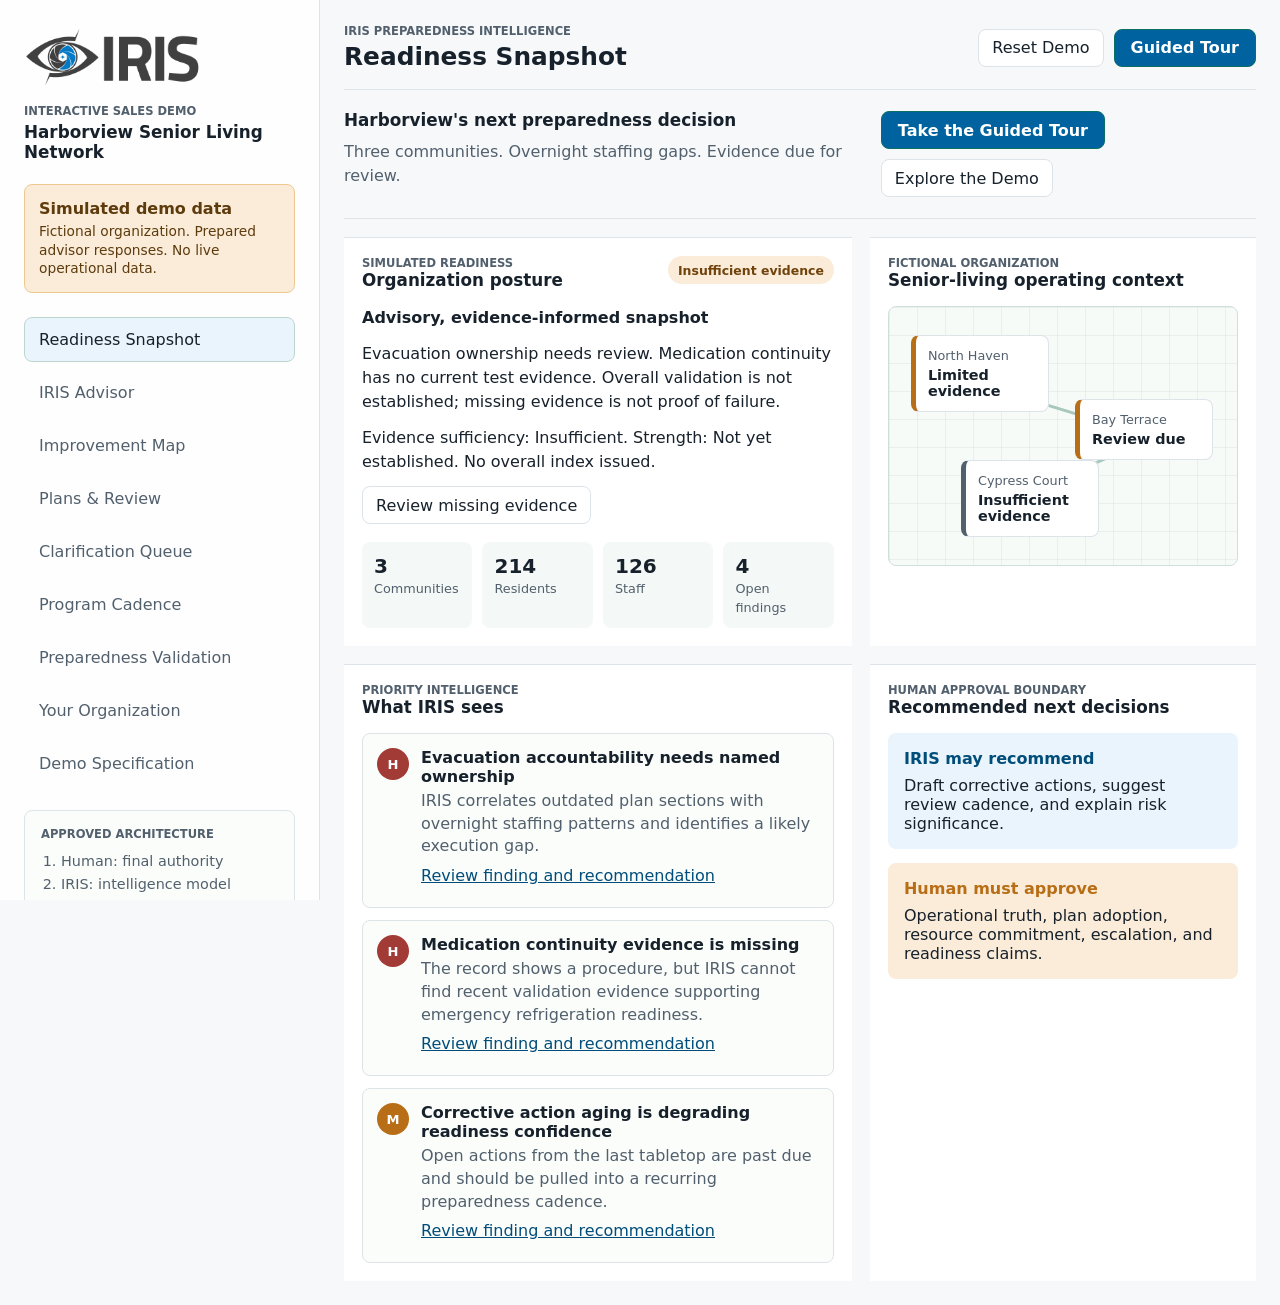
<file: index.html>
<!doctype html>
<html lang="en">
  <head>
    <meta charset="UTF-8" />
    <meta name="viewport" content="width=device-width, initial-scale=1.0" />
    <title>IRIS | Senior Living Preparedness Demo</title>
    <meta name="description" content="Explore IRIS preparedness intelligence and vEM workflows through a fictional senior-living organization. All data and advisor responses are simulated." />
    <link rel="stylesheet" href="styles.css" />
  </head>
  <body>
    <div class="app-shell">
      <aside class="sidebar" aria-label="Demo navigation">
        <div class="brand-block">
          <img class="brand-logo" src="assets/iris-logo.png" alt="IRIS - Instinct Ready Intelligence System" />
          <div>
            <p class="eyebrow">Interactive Sales Demo</p>
            <h1>Harborview Senior Living Network</h1>
          </div>
        </div>

        <div class="simulation-banner">
          <strong>Simulated demo data</strong>
          <span>Fictional organization. Prepared advisor responses. No live operational data.</span>
        </div>

        <nav class="nav-list">
          <button class="nav-item active" data-view="overview">Readiness Snapshot</button>
          <button class="nav-item" data-view="advisor">IRIS Advisor</button>
          <button class="nav-item" data-view="actions">Improvement Map</button>
          <button class="nav-item" data-view="plans">Plans &amp; Review</button>
          <button class="nav-item" data-view="clarification">Clarification Queue</button>
          <button class="nav-item" data-view="program">Program Cadence</button>
          <button class="nav-item" data-view="validation">Preparedness Validation</button>
          <button class="nav-item" data-view="conversation">Your Organization</button>
          <button class="nav-item" data-view="spec">Demo Specification</button>
        </nav>

        <div class="architecture-card">
          <p class="eyebrow">Approved Architecture</p>
          <ol>
            <li>Human: final authority</li>
            <li>IRIS: intelligence model</li>
            <li>vEM: operating system</li>
            <li>Apps: workflows</li>
            <li>Data: records and evidence</li>
          </ol>
        </div>
      </aside>

      <main>
        <header class="topbar">
          <div>
            <p class="eyebrow">IRIS Preparedness Intelligence</p>
            <h2 id="view-title" tabindex="-1">Readiness Snapshot</h2>
          </div>
          <div class="topbar-actions">
            <button class="secondary-button" id="reset-demo" type="button">Reset Demo</button>
            <button class="primary-button" id="tour-toggle" type="button">Guided Tour</button>
          </div>
        </header>

        <section class="entry-band" id="entry-band" aria-label="Demo experience">
          <div>
            <h3>Harborview's next preparedness decision</h3>
            <p>Three communities. Overnight staffing gaps. Evidence due for review.</p>
          </div>
          <div class="topbar-actions">
            <button class="primary-button" id="start-tour" type="button">Take the Guided Tour</button>
            <button class="secondary-button" id="explore-demo" type="button">Explore the Demo</button>
          </div>
        </section>

        <section class="tour-panel hidden" id="tour-panel" aria-live="polite">
          <div>
            <p class="eyebrow">Harborview's Preparedness Story</p>
            <h3 id="tour-title">Opening posture</h3>
            <p id="tour-copy"></p>
          </div>
          <div class="tour-controls">
            <button class="icon-button" id="tour-prev" type="button" aria-label="Previous walkthrough step" title="Previous step">&#8592;</button>
            <span id="tour-progress"></span>
            <button class="icon-button" id="tour-next" type="button" aria-label="Next walkthrough step" title="Next step">&#8594;</button>
          </div>
        </section>

        <section class="view active" id="overview" data-title="Readiness Snapshot">
          <div class="workspace-grid overview-grid">
            <section class="panel score-panel">
              <div class="panel-heading">
                <div>
                  <p class="eyebrow">Simulated Readiness</p>
                  <h3>Organization posture</h3>
                </div>
                <span class="status-pill warning">Insufficient evidence</span>
              </div>
              <div class="score-wrap">
                <div>
                  <p class="score-label">Advisory, evidence-informed snapshot</p>
                  <p>
                    Evacuation ownership needs review. Medication continuity has no current test evidence.
                    Overall validation is not established; missing evidence is not proof of failure.
                  </p>
                  <p>Evidence sufficiency: Insufficient. Strength: Not yet established. No overall index issued.</p>
                  <button class="secondary-button" data-go="clarification">Review missing evidence</button>
                </div>
              </div>
              <div class="metric-strip">
                <div><strong>3</strong><span>Communities</span></div>
                <div><strong>214</strong><span>Residents</span></div>
                <div><strong>126</strong><span>Staff</span></div>
                <div><strong>4</strong><span>Open findings</span></div>
              </div>
            </section>

            <section class="panel facility-panel">
              <div class="panel-heading">
                <div>
                  <p class="eyebrow">Fictional Organization</p>
                  <h3>Senior-living operating context</h3>
                </div>
              </div>
              <div class="facility-visual" role="img" aria-label="Three fictional communities: North Haven has limited evidence, Bay Terrace has a review due, and Cypress Court has insufficient evidence">
                <div class="facility-node high">
                  <span>North Haven</span>
                  <strong>Limited evidence</strong>
                </div>
                <div class="facility-node medium">
                  <span>Bay Terrace</span>
                  <strong>Review due</strong>
                </div>
                <div class="facility-node low">
                  <span>Cypress Court</span>
                  <strong>Insufficient evidence</strong>
                </div>
                <div class="signal-line line-a"></div>
                <div class="signal-line line-b"></div>
              </div>
            </section>

            <section class="panel">
              <div class="panel-heading">
                <div>
                  <p class="eyebrow">Priority Intelligence</p>
                  <h3>What IRIS sees</h3>
                </div>
              </div>
              <div class="priority-list" id="priority-list"></div>
            </section>

            <section class="panel">
              <div class="panel-heading">
                <div>
                  <p class="eyebrow">Human Approval Boundary</p>
                  <h3>Recommended next decisions</h3>
                </div>
              </div>
              <div class="approval-lane">
                <div>
                  <span class="lane-label">IRIS may recommend</span>
                  <p>Draft corrective actions, suggest review cadence, and explain risk significance.</p>
                </div>
                <div>
                  <span class="lane-label human">Human must approve</span>
                  <p>Operational truth, plan adoption, resource commitment, escalation, and readiness claims.</p>
                </div>
              </div>
            </section>
          </div>
        </section>

        <section class="view" id="advisor" data-title="Contextual IRIS Advisor">
          <div class="workspace-grid advisor-grid">
            <section class="panel advisor-main">
              <div class="panel-heading">
                <div>
                  <p class="eyebrow">IRIS Advisor</p>
                  <h3>Contextual operational guidance</h3>
                </div>
                <span class="status-pill">Advisory Only</span>
              </div>
              <p class="advisor-label">Simulated advisor responses</p>
              <div class="advisor-transcript" id="advisor-transcript" aria-live="polite"></div>
              <div class="advisor-prompts" id="advisor-prompts"></div>
            </section>
            <section class="panel">
              <div class="panel-heading">
                <div>
                  <p class="eyebrow">Reasoning Trace</p>
                  <h3>Separated intelligence layers</h3>
                </div>
              </div>
              <div class="trace-stack">
                <div><strong>Records</strong><span>Plans, exercises, tasks, contacts</span></div>
                <div><strong>Events</strong><span>What happened operationally</span></div>
                <div><strong>Signals</strong><span>What the event may indicate</span></div>
                <div><strong>IRIS synthesis</strong><span>Explainable advisory interpretation</span></div>
                <div><strong>Human decision</strong><span>Approval, rejection, adjustment, escalation</span></div>
              </div>
            </section>
          </div>
        </section>

        <section class="view" id="actions" data-title="Improvement Map">
          <div class="workspace-grid actions-grid">
            <section class="panel">
              <div class="panel-heading">
                <div>
                  <p class="eyebrow">Simulated Findings</p>
                  <h3>Operational gaps</h3>
                </div>
              </div>
              <div class="finding-list" id="finding-list"></div>
            </section>
            <section class="panel action-detail">
              <div class="panel-heading">
                <div>
                  <p class="eyebrow">vEM Workflow</p>
                  <h3 id="action-title">Select a finding</h3>
                </div>
              </div>
              <div id="action-detail"></div>
            </section>
          </div>
        </section>

        <section class="view" id="plans" data-title="Plans & Review">
          <section class="panel">
            <p class="eyebrow">Harborview / Evacuation capability / Simulated plan record</p>
            <h3>Emergency Operations Plan</h3>
            <div class="trace-stack">
              <div><strong>Plan lifecycle: Active</strong><span>Owner: Community administrators. Scope: All three communities.</span></div>
              <div><strong>Review condition: Overdue</strong><span>Review due: September 30, 2026. This does not change the active plan's lifecycle.</span></div>
              <div><strong>Authoritative document: EOP v2.1</strong><span>Human-authored; adopted November 10, 2025. An IRIS draft never replaces this version without adoption.</span></div>
            </div>
            <button class="secondary-button" data-source="plan">Open document evidence</button>
            <button class="secondary-button" data-go="validation">Evacuation capability</button>
            <div id="plan-review" class="trace-stack" aria-live="polite"></div>
            <div class="topbar-actions"><button class="primary-button" id="review-next">Begin simulated review</button><button class="secondary-button" id="review-reset">Reset review</button></div>
          </section>
        </section>

        <section class="view" id="clarification" data-title="Clarification Queue">
          <section class="panel">
            <p class="eyebrow">Simulated uncertainty / Medication continuity</p>
            <h3>What evidence is available for emergency refrigeration?</h3>
            <p>The procedure is documented, but a recent performance test was not supplied. IRIS cannot infer that refrigeration will work or that it has failed.</p>
            <button class="secondary-button" data-source="cold-chain">Open source record</button>
            <fieldset><legend>Demo administrator response</legend><label><input type="radio" name="clarification-response" value="unknown" checked /> Unknown / not yet provided</label><label><input type="radio" name="clarification-response" value="reported" /> Staff reports that a test occurred; record unavailable</label></fieldset>
            <button class="primary-button" id="save-clarification">Confirm simulated response</button>
            <p id="clarification-result" aria-live="polite">Unresolved. Direct performance evidence is missing.</p>
            <button class="secondary-button" data-go="actions">Related improvement recommendation</button>
          </section>
        </section>

        <section class="view" id="program" data-title="Program Cadence">
          <div class="workspace-grid program-grid">
            <section class="panel program-board">
              <div class="panel-heading">
                <div>
                  <p class="eyebrow">Preparedness Program</p>
                  <h3>90-day operational cadence</h3>
                </div>
              </div>
              <div class="program-columns" id="program-columns"></div>
            </section>
            <section class="panel">
              <div class="panel-heading">
                <div>
                  <p class="eyebrow">Cadence Logic</p>
                  <h3>How IRIS sustains readiness</h3>
                </div>
              </div>
              <div class="cadence-list">
                <div><strong>Operational period</strong><span>Creates a reporting window and readiness snapshot.</span></div>
                <div><strong>Preparedness initiative</strong><span>Anchors a strategic improvement effort.</span></div>
                <div><strong>Evidence refresh</strong><span>Checks whether supporting documentation is current.</span></div>
                <div><strong>Leadership review</strong><span>Requires accountable human acceptance before status changes.</span></div>
              </div>
            </section>
          </div>
        </section>

        <section class="view" id="validation" data-title="Preparedness Validation">
          <section class="panel">
            <p class="eyebrow">Simulated critical capability</p>
            <h3>Evacuation and resident accountability</h3>
            <p>Capability progression: Defined. Evidence sufficiency: Limited. Organizational validation decision: Not yet established.</p>
            <p>Defined → Trained → Exercised → Demonstrated → Improved → Sustained</p>
            <p>The June tabletop exposed missing overnight ownership. Participation alone does not demonstrate successful evacuation. A corrected matrix needs implementation evidence and a relevant retest before improvement can be validated.</p>
            <button class="secondary-button" data-source="exercise">Exercise observation</button>
            <button class="secondary-button" data-go="plans">Related plan</button>
            <button class="secondary-button" data-go="actions">Related improvement</button>
            <div id="validation-dimensions" class="trace-stack"></div>
          </section>
          <div class="workspace-grid validation-grid">
            <section class="panel trend-panel">
              <div class="panel-heading">
                <div>
                  <p class="eyebrow">Illustrative Trends</p>
                  <h3>Activity indicators, not a validation score</h3>
                </div>
                <span class="status-pill">Not Validated Claims</span>
              </div>
              <div class="trend-chart" id="trend-chart"></div>
              <p class="demo-footnote">Illustrative prior-period to current-period activity ratios, not Harborview results. Evidence currency falls as records age. Completed work still needs retesting; AI inference earns no validation credit.</p>
            </section>
            <section class="panel">
              <div class="panel-heading">
                <div>
                  <p class="eyebrow">Validation Guardrails</p>
                  <h3>What this demo can and cannot claim</h3>
                </div>
              </div>
              <div class="guardrail-list">
                <div><strong>Can show</strong><span>How IRIS organizes evidence, trends, and readiness conversations.</span></div>
                <div><strong>Cannot claim</strong><span>That simulated scores are independently validated measures of real-world readiness.</span></div>
                <div><strong>Human decision</strong><span>Evidence-based validation requires an authorized review. Approval alone cannot create evidence; IRIS does not certify compliance or guarantee readiness.</span></div>
              </div>
            </section>
          </div>
        </section>

        <section class="view" id="spec" data-title="Scoped Sales-Demo Specification">
          <div class="workspace-grid spec-grid">
            <section class="panel">
              <div class="panel-heading">
                <div>
                  <p class="eyebrow">Prototype Specification</p>
                  <h3>What this sales demo is</h3>
                </div>
              </div>
              <div class="spec-list">
                <div><strong>Audience</strong><span>Operational emergency-management buyers and senior-living executives.</span></div>
                <div><strong>Demo pattern</strong><span>Operational workspace with a guided sales walkthrough overlay.</span></div>
                <div><strong>Fictional account</strong><span>Harborview Senior Living Network, three communities, simulated residents and staff.</span></div>
                <div><strong>Primary story</strong><span>IRIS identifies readiness concerns, explains their significance, turns findings into actions, sustains a preparedness cadence, and tracks evidence-informed improvement.</span></div>
                <div><strong>Implementation boundary</strong><span>Standalone public sales demo with simulated data and prepared advisor responses. No connection to production IRIS.</span></div>
              </div>
            </section>
            <section class="panel">
              <div class="panel-heading">
                <div>
                  <p class="eyebrow">Architecture Fit</p>
                  <h3>Preserved IRIS/vEM model</h3>
                </div>
              </div>
              <div class="architecture-map">
                <div><span>Human</span><strong>Approves operational truth and decisions</strong></div>
                <div><span>IRIS</span><strong>Reasons, interprets, synthesizes, advises</strong></div>
                <div><span>vEM</span><strong>Runs workflows, records, tasks, programs, reporting</strong></div>
                <div><span>Apps</span><strong>ReadyAssess, PlanBuilder, HSEEPBuilder-style workflows</strong></div>
                <div><span>Data</span><strong>Profiles, risks, exercises, tasks, events, signals, evidence</strong></div>
              </div>
            </section>
          </div>
        </section>

        <section class="view" id="conversation" data-title="IRIS for Your Organization">
          <section class="conversation-band">
            <p class="eyebrow">Your Preparedness Program</p>
            <h3>Join the IRIS waitlist</h3>
            <p>Stay informed about IRIS availability for your organization's preparedness program.</p>
            <p>IRIS intelligence and vEM workflows support clearer priorities, accountable follow-through, and evidence reviews, with your team retaining approval authority.</p>
            <div class="topbar-actions">
              <a class="primary-button hidden" id="waitlist-link" rel="noopener noreferrer" target="_blank">Join the Waitlist</a>
              <a class="secondary-button hidden" id="preorder-link" rel="noopener noreferrer" target="_blank">Preorder at a Discount</a>
            </div>
            <p class="hidden" id="preorder-offer"></p>
            <button class="secondary-button" id="continue-exploring" type="button">Return to Readiness</button>
          </section>
          <p class="demo-footnote">Harborview and all results are fictional. Illustrative trends are not real customer outcomes or validated readiness claims.</p>
        </section>
      </main>
    </div>
    <dialog id="evidence-dialog" aria-labelledby="evidence-title"><h3 id="evidence-title"></h3><div id="evidence-body"></div><form method="dialog"><button class="secondary-button">Close evidence</button></form></dialog>

    <script src="demo-config.js"></script>
    <script src="app.js"></script>
  </body>
</html>
</file>
<file: styles.css>
:root {
  --ink: #17212b;
  --muted: #52606d;
  --line: #dce3e9;
  --bg: #f6f8fa;
  --panel: #ffffff;
  --accent: #00639f;
  --accent-2: #004d7a;
  --amber: #b86e17;
  --red: #a23a35;
  --green: #18704a;
  --soft-green: #e3f2eb;
  --soft-blue: #eaf4fc;
  --soft-amber: #faecd8;
  --shadow: none;
}

* {
  box-sizing: border-box;
}

body {
  margin: 0;
  min-height: 100vh;
  color: var(--ink);
  background: var(--bg);
  font-family:
    Inter, ui-sans-serif, system-ui, -apple-system, BlinkMacSystemFont, "Segoe UI",
    sans-serif;
}

button {
  font: inherit;
}

.app-shell {
  display: grid;
  grid-template-columns: 320px minmax(0, 1fr);
  min-height: 100vh;
}

.sidebar {
  position: sticky;
  top: 0;
  height: 100vh;
  padding: 24px;
  border-right: 1px solid var(--line);
  background: rgba(255, 255, 255, 0.84);
  backdrop-filter: blur(16px);
  overflow-y: auto;
}

.brand-block {
  display: grid;
  grid-template-columns: 1fr;
  gap: 14px;
  align-items: center;
  margin-bottom: 22px;
}

.brand-mark {
  display: grid;
  place-items: center;
  height: 60px;
  border: 1px solid #bfd7ce;
  border-radius: 8px;
  color: #ffffff;
  background: linear-gradient(145deg, #0b6f63, #2c6fbb);
  font-weight: 800;
  letter-spacing: 0;
}

.brand-logo { width: 176px; height: 66px; object-fit: contain; object-position: left; }

h1,
h2,
h3,
p {
  margin: 0;
}

h1 {
  margin-top: 4px;
  font-size: 1.05rem;
  line-height: 1.2;
}

h2 {
  margin-top: 4px;
  font-size: 1.55rem;
}

h3 {
  font-size: 1.05rem;
}

.eyebrow {
  color: var(--muted);
  font-size: 0.72rem;
  font-weight: 800;
  letter-spacing: 0;
  text-transform: uppercase;
}

.simulation-banner {
  display: grid;
  gap: 4px;
  margin-bottom: 24px;
  padding: 14px;
  border: 1px solid #edc98f;
  border-radius: 8px;
  background: var(--soft-amber);
  color: #5d3b0d;
}

.simulation-banner span {
  font-size: 0.86rem;
  line-height: 1.35;
}

.nav-list {
  display: grid;
  gap: 8px;
}

.nav-item {
  width: 100%;
  padding: 12px 14px;
  border: 1px solid transparent;
  border-radius: 8px;
  color: var(--muted);
  background: transparent;
  text-align: left;
  cursor: pointer;
}

.nav-item:hover,
.nav-item.active {
  border-color: #bcd6ce;
  color: var(--ink);
  background: var(--soft-blue);
}

.architecture-card {
  margin-top: 24px;
  padding: 16px;
  border: 1px solid var(--line);
  border-radius: 8px;
  background: #fbfdfb;
}

.architecture-card ol {
  display: grid;
  gap: 7px;
  margin: 12px 0 0;
  padding-left: 20px;
  color: var(--muted);
  font-size: 0.9rem;
}

main {
  padding: 24px;
  min-width: 0;
}

.topbar {
  display: flex;
  justify-content: space-between;
  gap: 18px;
  align-items: center;
  margin-bottom: 18px;
}

.topbar-actions,
.tour-controls,
.advisor-prompts {
  display: flex;
  gap: 10px;
  flex-wrap: wrap;
  align-items: center;
}

.primary-button,
.secondary-button,
.icon-button,
.prompt-button {
  min-height: 38px;
  border-radius: 8px;
  cursor: pointer;
}

.primary-button {
  border: 1px solid #0b6f63;
  color: #ffffff;
  background: var(--accent);
  padding: 0 16px;
  font-weight: 700;
}

.secondary-button,
.icon-button,
.prompt-button {
  border: 1px solid var(--line);
  color: var(--ink);
  background: #ffffff;
  padding: 0 13px;
}

.tour-panel {
  display: flex;
  justify-content: space-between;
  gap: 18px;
  align-items: center;
  margin-bottom: 18px;
  padding: 16px;
  border: 1px solid #b9d0e9;
  border-radius: 8px;
  background: #edf5ff;
  box-shadow: var(--shadow);
}

.tour-panel p:last-child {
  margin-top: 6px;
  color: var(--muted);
  line-height: 1.45;
}

.hidden {
  display: none !important;
}

.view {
  display: none;
}

.entry-band,
.conversation-band {
  padding: 20px 0;
  margin-bottom: 18px;
  border-block: 1px solid var(--line);
}

.entry-band {
  display: flex;
  align-items: center;
  justify-content: space-between;
  gap: 20px;
}

.entry-band p,
.conversation-band p,
.demo-footnote,
.advisor-label {
  margin-block: 10px;
  color: var(--muted);
  line-height: 1.5;
}

.conversation-band h3 {
  font-size: 1.6rem;
}

.conversation-band > p {
  max-width: 640px;
}

a.primary-button,
a.secondary-button {
  display: inline-flex;
  align-items: center;
  text-decoration: none;
  margin: 10px 8px 10px 0;
}

button:disabled {
  opacity: 0.45;
  cursor: default;
}

button:focus-visible,
a:focus-visible,
.finding-item:focus-visible {
  outline: 3px solid var(--accent-2);
  outline-offset: 3px;
}

.icon-button {
  min-width: 44px;
}

button,
a,
h1,
h2,
h3,
p {
  overflow-wrap: anywhere;
}

@media (max-width: 980px) {
  .entry-band {
    align-items: start;
    flex-direction: column;
  }
}

.view.active {
  display: block;
}

.workspace-grid {
  display: grid;
  gap: 18px;
}

.overview-grid {
  grid-template-columns: 1.25fr 0.95fr;
}

.advisor-grid,
.actions-grid,
.program-grid,
.validation-grid,
.spec-grid {
  grid-template-columns: minmax(0, 1.4fr) minmax(300px, 0.8fr);
}

.panel {
  min-width: 0;
  padding: 18px;
  border: 0;
  border-top: 1px solid var(--line);
  border-radius: 0;
  background: var(--panel);
  box-shadow: var(--shadow);
}

.panel-heading {
  display: flex;
  justify-content: space-between;
  gap: 12px;
  align-items: start;
  margin-bottom: 16px;
}

.status-pill {
  display: inline-flex;
  align-items: center;
  min-height: 28px;
  padding: 0 10px;
  border-radius: 999px;
  color: #1b4c38;
  background: var(--soft-green);
  font-size: 0.78rem;
  font-weight: 800;
  white-space: nowrap;
}

.status-pill.warning {
  color: #70420c;
  background: var(--soft-amber);
}

.score-wrap {
  display: grid;
  grid-template-columns: 150px 1fr;
  gap: 20px;
  align-items: center;
}

.score-ring {
  --size: 150px;
  display: grid;
  place-items: center;
  width: var(--size);
  height: var(--size);
  border-radius: 50%;
  background:
    radial-gradient(circle at center, white 58%, transparent 60%),
    conic-gradient(var(--accent) calc(var(--score) * 1%), #d9e3de 0);
}

.score-ring span {
  font-size: 2.7rem;
  font-weight: 850;
}

.score-label {
  margin-bottom: 8px;
  font-weight: 800;
}

.score-wrap p:last-child {
  color: var(--muted);
  line-height: 1.48;
}

.metric-strip {
  display: grid;
  grid-template-columns: repeat(4, 1fr);
  gap: 10px;
  margin-top: 18px;
}

.metric-strip div {
  padding: 12px;
  border-radius: 8px;
  background: #f4f8f6;
}

.metric-strip strong {
  display: block;
  font-size: 1.25rem;
}

.metric-strip span {
  color: var(--muted);
  font-size: 0.8rem;
}

.facility-visual {
  position: relative;
  min-height: 260px;
  border: 1px solid #cfe0d9;
  border-radius: 8px;
  background:
    linear-gradient(90deg, rgba(23, 33, 31, 0.05) 1px, transparent 1px),
    linear-gradient(rgba(23, 33, 31, 0.05) 1px, transparent 1px),
    #f6fbf8;
  background-size: 28px 28px;
  overflow: hidden;
}

.facility-node {
  position: absolute;
  z-index: 2;
  display: grid;
  gap: 4px;
  width: 138px;
  padding: 12px;
  border: 1px solid var(--line);
  border-radius: 8px;
  background: #ffffff;
  box-shadow: 0 10px 24px rgba(35, 55, 49, 0.11);
}

.facility-node span {
  color: var(--muted);
  font-size: 0.8rem;
}

.facility-node strong {
  font-size: 0.9rem;
}

.facility-node.high {
  left: 22px;
  top: 28px;
  border-left: 5px solid var(--amber);
}

.facility-node.medium {
  right: 24px;
  top: 92px;
  border-left: 5px solid var(--amber);
}

.facility-node.low {
  left: 72px;
  bottom: 28px;
  border-left: 5px solid var(--muted);
}

.signal-line {
  position: absolute;
  height: 3px;
  border-radius: 999px;
  background: #a8c8be;
  transform-origin: left center;
}

.line-a {
  left: 143px;
  top: 92px;
  width: 170px;
  transform: rotate(17deg);
}

.line-b {
  left: 165px;
  bottom: 82px;
  width: 142px;
  transform: rotate(-24deg);
}

.priority-list,
.finding-list,
.advisor-transcript,
.program-columns,
.spec-list,
.guardrail-list,
.cadence-list,
.trace-stack,
.architecture-map {
  display: grid;
  gap: 12px;
}

.priority-item,
.finding-item,
.transcript-item,
.program-card,
.spec-list div,
.guardrail-list div,
.cadence-list div,
.trace-stack div,
.architecture-map div {
  padding: 14px;
  border: 1px solid var(--line);
  border-radius: 8px;
  background: #fbfdfb;
}

.priority-item strong,
.finding-item strong,
.program-card strong,
.spec-list strong,
.guardrail-list strong,
.cadence-list strong,
.trace-stack strong,
.architecture-map strong {
  display: block;
  margin-bottom: 4px;
}

.priority-item span,
.finding-item span,
.program-card span,
.spec-list span,
.guardrail-list span,
.cadence-list span,
.trace-stack span,
.architecture-map span {
  color: var(--muted);
  line-height: 1.42;
}

.priority-item {
  display: grid;
  grid-template-columns: auto 1fr;
  gap: 12px;
}

.severity {
  display: grid;
  place-items: center;
  width: 32px;
  height: 32px;
  border-radius: 50%;
  color: #ffffff;
  background: var(--accent);
  font-size: 0.82rem;
  font-weight: 900;
}

.severity.high {
  background: var(--red);
}

.severity.medium {
  background: var(--amber);
}

.approval-lane {
  display: grid;
  gap: 14px;
}

.approval-lane div {
  padding: 16px;
  border-radius: 8px;
  background: var(--soft-blue);
}

.approval-lane div:last-child {
  background: var(--soft-amber);
}

.lane-label {
  display: block;
  margin-bottom: 8px;
  color: var(--accent-2);
  font-weight: 850;
}

.lane-label.human {
  color: var(--amber);
}

.advisor-main {
  min-height: 590px;
}

.advisor-transcript {
  margin-bottom: 16px;
}

.transcript-item {
  max-width: 760px;
}

.transcript-item.user {
  margin-left: auto;
  background: #eef7f3;
}

.transcript-item strong {
  display: block;
  margin-bottom: 6px;
}

.transcript-item p {
  color: var(--muted);
  line-height: 1.5;
}

.prompt-button {
  min-height: 40px;
}

.finding-item {
  cursor: pointer;
}

.finding-item.active {
  border-color: #88b9aa;
  background: #eef7f3;
}

.finding-meta {
  display: flex;
  gap: 8px;
  flex-wrap: wrap;
  margin-top: 10px;
}

.tag {
  padding: 4px 8px;
  border-radius: 999px;
  background: #eef2f0;
  color: #3d4d49;
  font-size: 0.74rem;
  font-weight: 750;
}

.action-detail-body {
  display: grid;
  gap: 14px;
}

.workflow-step {
  padding: 14px;
  border-left: 4px solid var(--accent);
  border-radius: 8px;
  background: #f8fbfa;
}

.workflow-step.approval {
  border-left-color: var(--amber);
  background: #fff8ee;
}

.program-columns {
  grid-template-columns: repeat(3, 1fr);
  align-items: start;
}

.program-column {
  display: grid;
  gap: 10px;
  min-height: 420px;
  padding: 12px;
  border: 1px solid var(--line);
  border-radius: 8px;
  background: #f7faf8;
}

.program-column h4 {
  margin: 0;
  font-size: 0.9rem;
}

.program-card {
  background: #ffffff;
}

.trend-chart {
  display: grid;
  gap: 18px;
}

.trend-row {
  display: grid;
  grid-template-columns: 160px minmax(40px, 1fr) 100px;
  gap: 12px;
  align-items: center;
}

.trend-row span {
  color: var(--muted);
  font-size: 0.9rem;
}

.trend-track {
  position: relative;
  height: 36px;
  border-radius: 999px;
  background: #e8efec;
  overflow: hidden;
}

.trend-fill {
  height: 100%;
  border-radius: inherit;
  background: var(--accent);
}

.score-wrap { display: block; }
.score-wrap p, #plans p, #clarification p, #validation > .panel p { margin-block: 12px; line-height: 1.5; }
.source-link { color: var(--accent-2); background: transparent; border: 0; text-decoration: underline; padding: 8px 0; margin-right: 14px; cursor: pointer; text-align: left; }
fieldset { border: 1px solid var(--line); margin-block: 20px; padding: 16px; }
fieldset label { display: block; margin-block: 12px; }
input[type="checkbox"], input[type="radio"] { width: 18px; height: 18px; accent-color: var(--accent); vertical-align: middle; }
dialog { width: min(600px, calc(100% - 32px)); max-height: 85vh; overflow: auto; border: 1px solid var(--line); border-radius: 6px; padding: 24px; color: var(--ink); }
dialog::backdrop { background: rgba(15, 23, 42, 0.45); }
dialog p, dialog form { margin-top: 16px; line-height: 1.5; }
dialog dt { font-weight: 700; margin-top: 12px; }
dialog dd { margin-left: 0; }
.action-history { padding-left: 22px; line-height: 1.6; font-size: 0.85rem; }
.facility-node { box-shadow: none; }
@media (prefers-reduced-motion: reduce) { *, *::before, *::after { animation: none !important; transition: none !important; scroll-behavior: auto !important; } }

.trend-start {
  position: absolute;
  top: 8px;
  width: 2px;
  height: 20px;
  background: rgba(255, 255, 255, 0.95);
}

.architecture-map div {
  display: grid;
  grid-template-columns: 100px 1fr;
  gap: 12px;
  align-items: center;
}

.architecture-map span {
  color: var(--accent);
  font-weight: 850;
}

@media (max-width: 980px) {
  .app-shell {
    grid-template-columns: 1fr;
  }

  .sidebar {
    position: static;
    height: auto;
  }

  .nav-list {
    grid-template-columns: repeat(2, minmax(0, 1fr));
  }

  .overview-grid,
  .advisor-grid,
  .actions-grid,
  .program-grid,
  .validation-grid,
  .spec-grid {
    grid-template-columns: 1fr;
  }
}

@media (max-width: 680px) {
  main,
  .sidebar {
    padding: 16px;
  }

  .topbar,
  .tour-panel,
  .score-wrap {
    display: grid;
  }

  .nav-list,
  .metric-strip,
  .program-columns {
    grid-template-columns: 1fr;
  }

  .trend-row {
    grid-template-columns: 1fr;
  }

  .architecture-map div {
    grid-template-columns: 1fr;
  }
}
</file>
